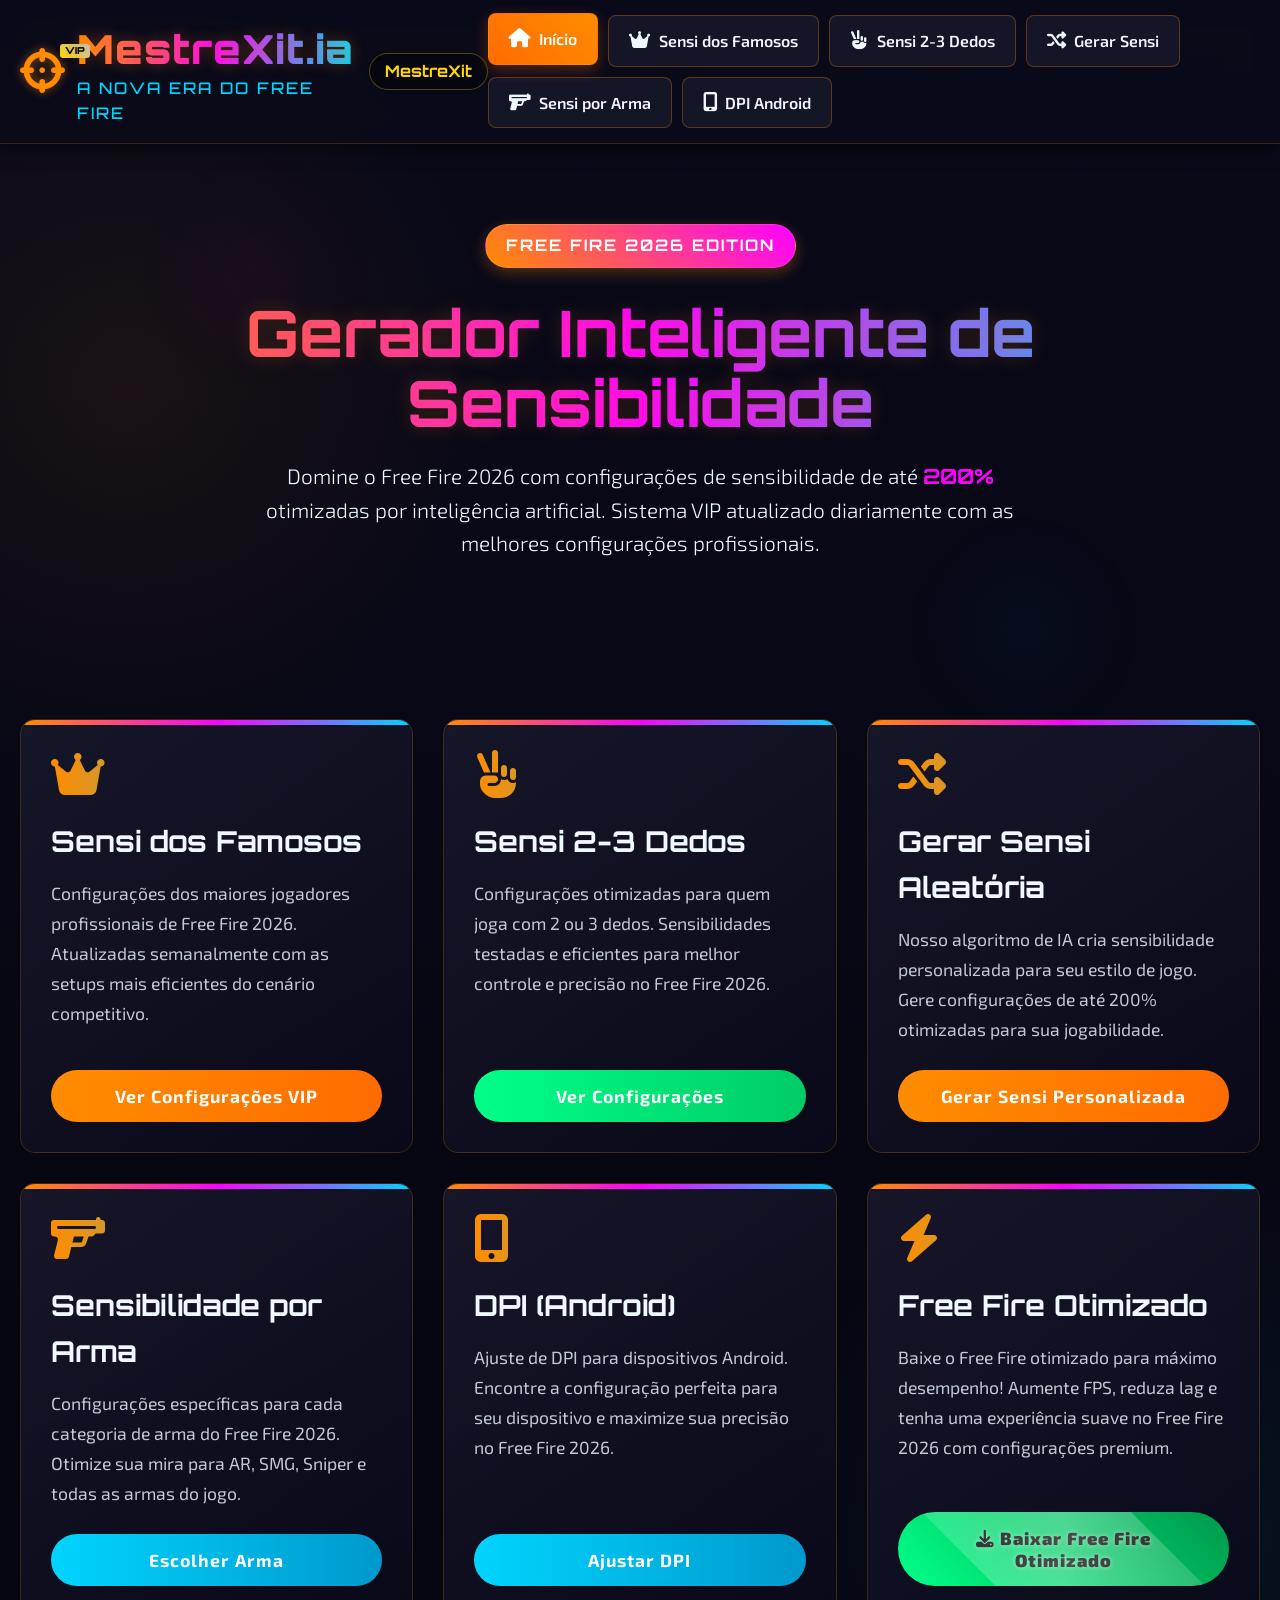
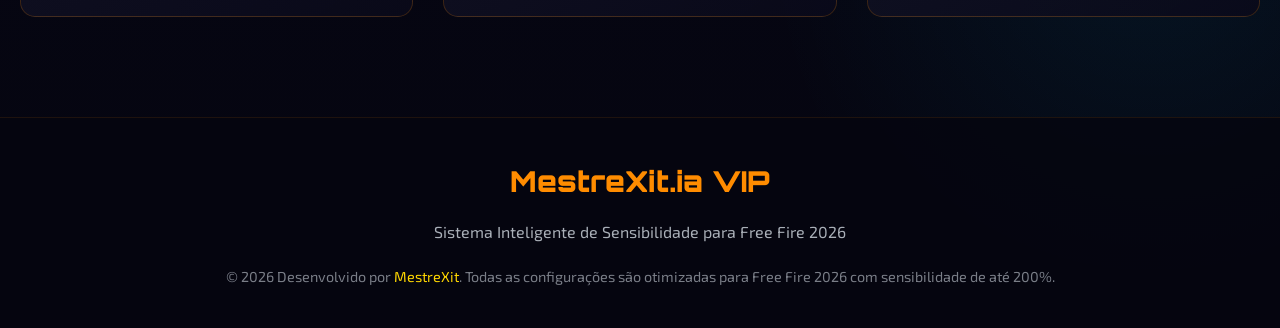
<file: index.html.html>
<!DOCTYPE html>
<html lang="pt-BR">
<head>
    <meta charset="UTF-8">
    <meta name="viewport" content="width=device-width, initial-scale=1.0">
    <title>MestreXit.ia VIP | A Nova Era do Free Fire 2026</title>
    <link rel="stylesheet" href="https://cdnjs.cloudflare.com/ajax/libs/font-awesome/6.4.0/css/all.min.css">
    <link href="https://fonts.googleapis.com/css2?family=Orbitron:wght@400;500;600;700;800;900&family=Oxanium:wght@300;400;500;600;700;800&family=Exo+2:wght@300;400;500;600;700&display=swap" rel="stylesheet">
    <style>
        * {
            margin: 0;
            padding: 0;
            box-sizing: border-box;
        }
        
        :root {
            --primary: #ff8c00;
            --primary-dark: #ff6b00;
            --secondary: #00d4ff;
            --secondary-dark: #0099cc;
            --accent: #ff00ff;
            --accent-dark: #cc00cc;
            --dark: #0a0a1a;
            --darker: #050510;
            --dark-light: #1a1a2e;
            --light: #f0f8ff;
            --gold: #ffd700;
            --silver: #c0c0c0;
            --bronze: #cd7f32;
            --success: #00ff9d;
            --danger: #ff3860;
            --green: #00ff88;
            --download: #00ff88;
            --capa: #ff4444;
            --controle: #44ff44;
        }
        
        body {
            font-family: 'Exo 2', sans-serif;
            background-color: var(--darker);
            color: var(--light);
            line-height: 1.6;
            overflow-x: hidden;
            background-image: 
                radial-gradient(circle at 10% 20%, rgba(255, 140, 0, 0.07) 0%, transparent 20%),
                radial-gradient(circle at 90% 80%, rgba(0, 212, 255, 0.07) 0%, transparent 20%),
                linear-gradient(to bottom, rgba(10, 10, 26, 0.9), rgba(5, 5, 16, 0.95)),
                url('data:image/svg+xml,<svg width="100" height="100" viewBox="0 0 100 100" xmlns="http://www.w3.org/2000/svg"><path d="M0,0 L100,0 L100,100 Z" fill="%23000a2a" opacity="0.1"/></svg>');
            min-height: 100vh;
            position: relative;
        }
        
        body::before {
            content: '';
            position: fixed;
            top: 0;
            left: 0;
            width: 100%;
            height: 100%;
            background-image: 
                radial-gradient(circle at 20% 30%, rgba(255, 0, 255, 0.03) 0%, transparent 10%),
                radial-gradient(circle at 80% 70%, rgba(0, 212, 255, 0.03) 0%, transparent 10%);
            pointer-events: none;
            z-index: -1;
        }
        
        .container {
            max-width: 1300px;
            margin: 0 auto;
            padding: 0 20px;
        }
        
        /* Header VIP */
        header {
            padding: 15px 0;
            position: relative;
            z-index: 100;
            background-color: rgba(10, 10, 26, 0.9);
            backdrop-filter: blur(10px);
            border-bottom: 1px solid rgba(255, 140, 0, 0.2);
            box-shadow: 0 5px 15px rgba(0, 0, 0, 0.5);
        }
        
        .header-content {
            display: flex;
            align-items: center;
            justify-content: space-between;
        }
        
        .logo-container {
            display: flex;
            align-items: center;
            gap: 15px;
        }
        
        .logo {
            display: flex;
            align-items: center;
            gap: 12px;
            text-decoration: none;
        }
        
        .logo-icon {
            color: var(--primary);
            font-size: 2.8rem;
            text-shadow: 0 0 10px rgba(255, 140, 0, 0.5);
            position: relative;
        }
        
        .logo-icon::after {
            content: 'VIP';
            position: absolute;
            top: -5px;
            right: -25px;
            background: linear-gradient(45deg, var(--gold), var(--silver));
            color: #000;
            font-size: 0.6rem;
            font-weight: 900;
            padding: 2px 5px;
            border-radius: 3px;
            font-family: 'Orbitron', sans-serif;
        }
        
        .logo-text {
            font-family: 'Orbitron', sans-serif;
            font-size: 2.5rem;
            font-weight: 900;
            background: linear-gradient(to right, var(--primary), var(--accent), var(--secondary));
            -webkit-background-clip: text;
            background-clip: text;
            color: transparent;
            letter-spacing: 1px;
            text-shadow: 0 0 15px rgba(255, 140, 0, 0.3);
        }
        
        .tagline {
            font-size: 1rem;
            color: var(--secondary);
            font-weight: 500;
            letter-spacing: 2px;
            text-transform: uppercase;
            margin-top: -5px;
            font-family: 'Orbitron', sans-serif;
        }
        
        .user-credit {
            color: var(--gold);
            font-size: 1rem;
            font-weight: 700;
            font-family: 'Orbitron', sans-serif;
            background: rgba(0, 0, 0, 0.3);
            padding: 5px 15px;
            border-radius: 20px;
            border: 1px solid rgba(255, 215, 0, 0.3);
        }
        
        /* Navigation */
        nav {
            display: flex;
            gap: 10px;
            flex-wrap: wrap;
        }
        
        .nav-btn {
            background: rgba(26, 26, 46, 0.8);
            color: var(--light);
            border: 1px solid rgba(255, 140, 0, 0.3);
            padding: 12px 20px;
            border-radius: 8px;
            cursor: pointer;
            font-weight: 600;
            font-family: 'Exo 2', sans-serif;
            transition: all 0.3s ease;
            display: flex;
            align-items: center;
            gap: 8px;
            text-decoration: none;
            white-space: nowrap;
        }
        
        .nav-btn:hover, .nav-btn.active {
            background: linear-gradient(45deg, var(--primary-dark), var(--primary));
            color: white;
            transform: translateY(-2px);
            box-shadow: 0 5px 15px rgba(255, 107, 0, 0.3);
            border-color: transparent;
        }
        
        .nav-btn i {
            font-size: 1.2rem;
        }
        
        /* Page Content */
        .page {
            display: none;
            opacity: 0;
            transform: translateY(20px);
            transition: opacity 0.5s ease, transform 0.5s ease;
            min-height: 70vh;
            padding: 40px 0;
        }
        
        .page.active {
            display: block;
            opacity: 1;
            transform: translateY(0);
        }
        
        /* Home Page */
        .hero {
            text-align: center;
            padding: 40px 0 60px;
        }
        
        .hero h1 {
            font-family: 'Orbitron', sans-serif;
            font-size: 4rem;
            margin-bottom: 20px;
            background: linear-gradient(to right, var(--primary), var(--accent), var(--secondary));
            -webkit-background-clip: text;
            background-clip: text;
            color: transparent;
            line-height: 1.1;
            text-shadow: 0 0 20px rgba(255, 140, 0, 0.2);
        }
        
        .hero p {
            color: var(--light);
            font-size: 1.3rem;
            max-width: 800px;
            margin: 0 auto 50px;
            font-weight: 300;
        }
        
        .year-badge {
            display: inline-block;
            background: linear-gradient(45deg, var(--primary), var(--accent));
            color: white;
            font-family: 'Orbitron', sans-serif;
            font-weight: 700;
            padding: 8px 20px;
            border-radius: 30px;
            margin-bottom: 30px;
            letter-spacing: 2px;
            box-shadow: 0 5px 15px rgba(255, 140, 0, 0.3);
            border: 1px solid rgba(255, 255, 255, 0.1);
        }
        
        .features-grid {
            display: grid;
            grid-template-columns: repeat(auto-fit, minmax(300px, 1fr));
            gap: 30px;
            margin-top: 50px;
        }
        
        .feature-card {
            background: linear-gradient(145deg, rgba(26, 26, 46, 0.8), rgba(10, 10, 26, 0.9));
            border-radius: 15px;
            padding: 30px;
            transition: all 0.4s ease;
            position: relative;
            overflow: hidden;
            border: 1px solid rgba(255, 140, 0, 0.2);
            height: 100%;
            display: flex;
            flex-direction: column;
        }
        
        .feature-card::before {
            content: '';
            position: absolute;
            top: 0;
            left: 0;
            width: 100%;
            height: 5px;
            background: linear-gradient(to right, var(--primary), var(--accent), var(--secondary));
        }
        
        .feature-card:hover {
            transform: translateY(-10px);
            box-shadow: 0 15px 30px rgba(0, 0, 0, 0.4), 0 0 0 1px rgba(255, 140, 0, 0.1);
            border-color: rgba(255, 140, 0, 0.4);
        }
        
        .card-icon {
            font-size: 3rem;
            background: linear-gradient(to right, var(--primary), var(--secondary));
            -webkit-background-clip: text;
            background-clip: text;
            color: transparent;
            margin-bottom: 20px;
        }
        
        .card-title {
            font-family: 'Orbitron', sans-serif;
            font-size: 1.8rem;
            margin-bottom: 15px;
            color: var(--light);
        }
        
        .card-description {
            color: rgba(240, 248, 255, 0.8);
            margin-bottom: 25px;
            flex-grow: 1;
            font-size: 1.1rem;
            line-height: 1.7;
        }
        
        .card-btn {
            display: inline-block;
            background: linear-gradient(to right, var(--primary), var(--primary-dark));
            color: white;
            border: none;
            padding: 15px 30px;
            border-radius: 50px;
            font-weight: 700;
            cursor: pointer;
            transition: all 0.3s ease;
            text-align: center;
            text-decoration: none;
            font-family: 'Exo 2', sans-serif;
            letter-spacing: 1px;
            font-size: 1.1rem;
            width: 100%;
        }
        
        .card-btn:hover {
            transform: scale(1.05);
            box-shadow: 0 8px 20px rgba(255, 107, 0, 0.4);
            background: linear-gradient(to right, var(--primary-dark), var(--primary));
        }
        
        .card-btn.secondary {
            background: linear-gradient(to right, var(--secondary), var(--secondary-dark));
        }
        
        .card-btn.secondary:hover {
            background: linear-gradient(to right, var(--secondary-dark), var(--secondary));
            box-shadow: 0 8px 20px rgba(0, 212, 255, 0.4);
        }
        
        .card-btn.green {
            background: linear-gradient(to right, var(--green), #00cc66);
        }
        
        .card-btn.green:hover {
            background: linear-gradient(to right, #00cc66, var(--green));
            box-shadow: 0 8px 20px rgba(0, 255, 136, 0.4);
        }
        
        .card-btn.download {
            background: linear-gradient(45deg, #00ff88, #00cc66, #00994d);
            color: #000;
            font-weight: 900;
            text-shadow: 0 0 5px rgba(255, 255, 255, 0.5);
            position: relative;
            overflow: hidden;
        }
        
        .card-btn.download::before {
            content: '';
            position: absolute;
            top: -50%;
            left: -50%;
            width: 200%;
            height: 200%;
            background: linear-gradient(45deg, transparent, rgba(255, 255, 255, 0.3), transparent);
            transform: rotate(45deg);
            animation: shine 3s infinite linear;
        }
        
        @keyframes shine {
            0% { transform: translateX(-100%) translateY(-100%) rotate(45deg); }
            100% { transform: translateX(100%) translateY(100%) rotate(45deg); }
        }
        
        .card-btn.download:hover {
            background: linear-gradient(45deg, #00ff99, #00dd77, #00bb55);
            transform: scale(1.05);
            box-shadow: 0 8px 25px rgba(0, 255, 136, 0.5);
        }
        
        /* Settings Display */
        .settings-container {
            background: linear-gradient(145deg, rgba(26, 26, 46, 0.9), rgba(10, 10, 26, 0.95));
            border-radius: 20px;
            padding: 40px;
            margin-top: 30px;
            margin-bottom: 60px;
            border: 1px solid rgba(255, 140, 0, 0.3);
            box-shadow: 0 15px 35px rgba(0, 0, 0, 0.5);
            position: relative;
            overflow: hidden;
        }
        
        .settings-container::before {
            content: '';
            position: absolute;
            top: 0;
            left: 0;
            width: 100%;
            height: 100%;
            background: linear-gradient(45deg, transparent, rgba(255, 140, 0, 0.03), transparent);
            z-index: 0;
        }
        
        .settings-title {
            font-family: 'Orbitron', sans-serif;
            font-size: 2.5rem;
            margin-bottom: 30px;
            background: linear-gradient(to right, var(--primary), var(--secondary));
            -webkit-background-clip: text;
            background-clip: text;
            color: transparent;
            display: flex;
            align-items: center;
            gap: 15px;
            position: relative;
            z-index: 1;
        }
        
        .settings-title i {
            font-size: 2.2rem;
        }
        
        .settings-grid {
            display: grid;
            grid-template-columns: repeat(auto-fit, minmax(220px, 1fr));
            gap: 25px;
            margin-bottom: 40px;
            position: relative;
            z-index: 1;
        }
        
        .setting-item {
            background: rgba(5, 5, 16, 0.7);
            padding: 20px;
            border-radius: 12px;
            border: 1px solid rgba(255, 140, 0, 0.1);
            transition: all 0.3s ease;
        }
        
        .setting-item:hover {
            transform: translateY(-5px);
            border-color: rgba(255, 140, 0, 0.3);
            box-shadow: 0 10px 20px rgba(0, 0, 0, 0.3);
        }
        
        .setting-label {
            color: var(--secondary);
            font-size: 1rem;
            margin-bottom: 10px;
            font-weight: 500;
            text-transform: uppercase;
            letter-spacing: 1px;
        }
        
        .setting-value {
            font-size: 2.5rem;
            font-weight: 900;
            color: var(--light);
            font-family: 'Orbitron', sans-serif;
            text-shadow: 0 0 10px rgba(255, 140, 0, 0.3);
        }
        
        .setting-unit {
            color: var(--primary);
            font-size: 1.2rem;
            margin-left: 5px;
            font-weight: 700;
        }
        
        .settings-actions {
            display: flex;
            gap: 20px;
            flex-wrap: wrap;
            position: relative;
            z-index: 1;
        }
        
        .copy-btn {
            background: linear-gradient(to right, var(--secondary), var(--secondary-dark));
        }
        
        .reset-btn {
            background: linear-gradient(to right, #555, #333);
        }
        
        /* Filter Buttons */
        .filter-container {
            display: flex;
            gap: 15px;
            margin-bottom: 30px;
            flex-wrap: wrap;
            position: relative;
            z-index: 1;
        }
        
        .filter-btn {
            background: rgba(26, 26, 46, 0.8);
            color: var(--light);
            border: 1px solid rgba(255, 140, 0, 0.3);
            padding: 10px 20px;
            border-radius: 25px;
            cursor: pointer;
            font-weight: 600;
            transition: all 0.3s ease;
            font-size: 0.9rem;
        }
        
        .filter-btn:hover, .filter-btn.active {
            transform: translateY(-2px);
            box-shadow: 0 5px 15px rgba(255, 107, 0, 0.3);
        }
        
        .filter-btn.capa {
            background: linear-gradient(45deg, var(--capa), #ff0000);
        }
        
        .filter-btn.controle {
            background: linear-gradient(45deg, var(--controle), #00aa00);
        }
        
        .filter-btn.todos {
            background: linear-gradient(45deg, var(--primary), var(--primary-dark));
        }
        
        /* Selection Grids */
        .selection-grid {
            display: grid;
            grid-template-columns: repeat(auto-fit, minmax(200px, 1fr));
            gap: 20px;
            margin-bottom: 40px;
            position: relative;
            z-index: 1;
        }
        
        .selection-card {
            background: rgba(5, 5, 16, 0.7);
            padding: 25px 15px;
            border-radius: 12px;
            border: 1px solid rgba(255, 140, 0, 0.1);
            transition: all 0.3s ease;
            cursor: pointer;
            text-align: center;
            display: flex;
            flex-direction: column;
            align-items: center;
            justify-content: center;
            position: relative;
        }
        
        .selection-card:hover {
            transform: translateY(-8px);
            border-color: rgba(255, 140, 0, 0.4);
            box-shadow: 0 10px 25px rgba(0, 0, 0, 0.4);
            background: rgba(26, 26, 46, 0.8);
        }
        
        .selection-card.active {
            background: rgba(255, 140, 0, 0.1);
            border-color: var(--primary);
            box-shadow: 0 0 20px rgba(255, 140, 0, 0.2);
        }
        
        .selection-icon {
            font-size: 2.5rem;
            color: var(--primary);
            margin-bottom: 15px;
        }
        
        .selection-name {
            font-family: 'Orbitron', sans-serif;
            font-size: 1.5rem;
            color: var(--light);
            margin-bottom: 10px;
        }
        
        .selection-desc {
            color: rgba(240, 248, 255, 0.7);
            font-size: 0.9rem;
        }
        
        .player-tag {
            position: absolute;
            top: 10px;
            right: 10px;
            font-size: 0.7rem;
            padding: 3px 8px;
            border-radius: 10px;
            font-weight: bold;
            color: white;
        }
        
        .tag-capa {
            background: var(--capa);
        }
        
        .tag-controle {
            background: var(--controle);
            color: #000;
        }
        
        /* Footer */
        footer {
            text-align: center;
            padding: 40px 0;
            border-top: 1px solid rgba(255, 140, 0, 0.1);
            color: rgba(240, 248, 255, 0.7);
            font-size: 1rem;
            background-color: rgba(5, 5, 16, 0.8);
            margin-top: 60px;
        }
        
        .footer-logo {
            font-family: 'Orbitron', sans-serif;
            font-weight: 900;
            color: var(--primary);
            font-size: 1.8rem;
            margin-bottom: 15px;
        }
        
        .copyright {
            margin-top: 20px;
            font-size: 0.9rem;
            color: rgba(240, 248, 255, 0.5);
        }
        
        .ff2026 {
            color: var(--accent);
            font-weight: 700;
            font-family: 'Orbitron', sans-serif;
        }
        
        /* Notification */
        .notification {
            position: fixed;
            top: 30px;
            right: 30px;
            background: linear-gradient(to right, var(--success), #00cc88);
            color: #000;
            padding: 18px 30px;
            border-radius: 12px;
            box-shadow: 0 10px 25px rgba(0, 0, 0, 0.3);
            display: none;
            z-index: 1000;
            animation: slideIn 0.4s ease;
            font-weight: 700;
            border: 1px solid rgba(0, 255, 157, 0.3);
            max-width: 350px;
        }
        
        @keyframes slideIn {
            from { transform: translateX(100%); opacity: 0; }
            to { transform: translateX(0); opacity: 1; }
        }
        
        .notification.error {
            background: linear-gradient(to right, var(--danger), #ff1a4d);
            color: white;
        }
        
        /* Back to Home Button */
        .back-home {
            display: inline-flex;
            align-items: center;
            gap: 10px;
            background: rgba(26, 26, 46, 0.8);
            color: var(--light);
            border: 1px solid rgba(255, 140, 0, 0.3);
            padding: 12px 25px;
            border-radius: 8px;
            cursor: pointer;
            font-weight: 600;
            font-family: 'Exo 2', sans-serif;
            transition: all 0.3s ease;
            text-decoration: none;
            margin-bottom: 30px;
        }
        
        .back-home:hover {
            background: linear-gradient(45deg, var(--primary-dark), var(--primary));
            transform: translateY(-2px);
            box-shadow: 0 5px 15px rgba(255, 107, 0, 0.3);
        }
        
        /* Responsive */
        @media (max-width: 1100px) {
            .header-content {
                flex-direction: column;
                gap: 20px;
            }
            
            nav {
                width: 100%;
                justify-content: center;
                flex-wrap: wrap;
            }
            
            .hero h1 {
                font-size: 3rem;
            }
        }
        
        @media (max-width: 768px) {
            .hero h1 {
                font-size: 2.5rem;
            }
            
            .logo-text {
                font-size: 2rem;
            }
            
            .features-grid {
                grid-template-columns: 1fr;
            }
            
            .settings-grid {
                grid-template-columns: repeat(2, 1fr);
            }
            
            .selection-grid {
                grid-template-columns: repeat(2, 1fr);
            }
            
            .settings-actions {
                flex-direction: column;
            }
            
            .settings-container {
                padding: 25px;
            }
            
            .nav-btn {
                padding: 10px 15px;
                font-size: 0.85rem;
            }
            
            .filter-container {
                justify-content: center;
            }
        }
        
        @media (max-width: 480px) {
            .settings-grid, .selection-grid {
                grid-template-columns: 1fr;
            }
            
            .nav-btn {
                padding: 8px 12px;
                font-size: 0.8rem;
            }
            
            .hero h1 {
                font-size: 2rem;
            }
            
            .settings-title {
                font-size: 2rem;
            }
        }
    </style>
</head>
<body>
    <!-- Header -->
    <header>
        <div class="container">
            <div class="header-content">
                <div class="logo-container">
                    <a href="#" class="logo" id="homeLink">
                        <i class="fas fa-crosshairs logo-icon"></i>
                        <div>
                            <div class="logo-text">MestreXit.ia</div>
                            <div class="tagline">A NOVA ERA DO FREE FIRE</div>
                        </div>
                    </a>
                    <div class="user-credit">MestreXit</div>
                </div>
                
                <nav>
                    <a href="#" class="nav-btn active" id="homeBtn">
                        <i class="fas fa-home"></i> Início
                    </a>
                    <a href="#" class="nav-btn" id="proBtn">
                        <i class="fas fa-crown"></i> Sensi dos Famosos
                    </a>
                    <a href="#" class="nav-btn" id="twoThreeBtn">
                        <i class="fas fa-hand-peace"></i> Sensi 2-3 Dedos
                    </a>
                    <a href="#" class="nav-btn" id="randomBtn">
                        <i class="fas fa-random"></i> Gerar Sensi
                    </a>
                    <a href="#" class="nav-btn" id="weaponBtn">
                        <i class="fas fa-gun"></i> Sensi por Arma
                    </a>
                    <a href="#" class="nav-btn" id="dpiBtn">
                        <i class="fas fa-mobile-alt"></i> DPI Android
                    </a>
                </nav>
            </div>
        </div>
    </header>
    
    <!-- Pages -->
    <main class="container">
        <!-- Home Page -->
        <div class="page active" id="homePage">
            <section class="hero">
                <div class="year-badge">FREE FIRE 2026 EDITION</div>
                <h1>Gerador Inteligente de Sensibilidade</h1>
                <p>Domine o Free Fire 2026 com configurações de sensibilidade de até <span class="ff2026">200%</span> otimizadas por inteligência artificial. Sistema VIP atualizado diariamente com as melhores configurações profissionais.</p>
            </section>
            
            <section class="features-grid">
                <!-- Sensi dos Famosos -->
                <div class="feature-card">
                    <i class="fas fa-crown card-icon"></i>
                    <h3 class="card-title">Sensi dos Famosos</h3>
                    <p class="card-description">Configurações dos maiores jogadores profissionais de Free Fire 2026. Atualizadas semanalmente com as setups mais eficientes do cenário competitivo.</p>
                    <button class="card-btn" id="homeProBtn">Ver Configurações VIP</button>
                </div>
                
                <!-- Sensi 2-3 Dedos -->
                <div class="feature-card">
                    <i class="fas fa-hand-peace card-icon"></i>
                    <h3 class="card-title">Sensi 2-3 Dedos</h3>
                    <p class="card-description">Configurações otimizadas para quem joga com 2 ou 3 dedos. Sensibilidades testadas e eficientes para melhor controle e precisão no Free Fire 2026.</p>
                    <button class="card-btn green" id="homeTwoThreeBtn">Ver Configurações</button>
                </div>
                
                <!-- Gerar Sensi Aleatória -->
                <div class="feature-card">
                    <i class="fas fa-random card-icon"></i>
                    <h3 class="card-title">Gerar Sensi Aleatória</h3>
                    <p class="card-description">Nosso algoritmo de IA cria sensibilidade personalizada para seu estilo de jogo. Gere configurações de até 200% otimizadas para sua jogabilidade.</p>
                    <button class="card-btn" id="homeRandomBtn">Gerar Sensi Personalizada</button>
                </div>
                
                <!-- Sensibilidade por Arma -->
                <div class="feature-card">
                    <i class="fas fa-gun card-icon"></i>
                    <h3 class="card-title">Sensibilidade por Arma</h3>
                    <p class="card-description">Configurações específicas para cada categoria de arma do Free Fire 2026. Otimize sua mira para AR, SMG, Sniper e todas as armas do jogo.</p>
                    <button class="card-btn secondary" id="homeWeaponBtn">Escolher Arma</button>
                </div>
                
                <!-- DPI (Android) -->
                <div class="feature-card">
                    <i class="fas fa-mobile-alt card-icon"></i>
                    <h3 class="card-title">DPI (Android)</h3>
                    <p class="card-description">Ajuste de DPI para dispositivos Android. Encontre a configuração perfeita para seu dispositivo e maximize sua precisão no Free Fire 2026.</p>
                    <button class="card-btn secondary" id="homeDpiBtn">Ajustar DPI</button>
                </div>
                
                <!-- FREE FIRE OTIMIZADO -->
                <div class="feature-card">
                    <i class="fas fa-bolt card-icon"></i>
                    <h3 class="card-title">Free Fire Otimizado</h3>
                    <p class="card-description">Baixe o Free Fire otimizado para máximo desempenho! Aumente FPS, reduza lag e tenha uma experiência suave no Free Fire 2026 com configurações premium.</p>
                    <button class="card-btn download" id="downloadFfOtimizado">
                        <i class="fas fa-download"></i> Baixar Free Fire Otimizado
                    </button>
                </div>
            </section>
        </div>
        
        <!-- Pro Settings Page -->
        <div class="page" id="proPage">
            <a href="#" class="back-home" id="backFromPro">
                <i class="fas fa-arrow-left"></i> Voltar para o Início
            </a>
            
            <div class="settings-container">
                <h2 class="settings-title"><i class="fas fa-crown"></i> Sensi dos Famosos 2026</h2>
                <p style="color: rgba(240, 248, 255, 0.8); margin-bottom: 30px; font-size: 1.2rem; position: relative; z-index: 1;">Escolha um jogador profissional para ver suas configurações otimizadas para o Free Fire 2026.</p>
                
                <!-- Filter Buttons -->
                <div class="filter-container">
                    <button class="filter-btn todos active" data-filter="todos">Todos</button>
                    <button class="filter-btn capa" data-filter="capa">+ Capa (Agressivo)</button>
                    <button class="filter-btn controle" data-filter="controle">+ Controle (Precisão)</button>
                </div>
                
                <div class="selection-grid" id="proSelectionGrid">
                    <!-- Pro players will be dynamically inserted here -->
                </div>
                
                <div id="proSettingsDisplay">
                    <!-- Pro settings will be dynamically inserted here -->
                </div>
            </div>
        </div>
        
        <!-- 2-3 Dedos Settings Page -->
        <div class="page" id="twoThreePage">
            <a href="#" class="back-home" id="backFromTwoThree">
                <i class="fas fa-arrow-left"></i> Voltar para o Início
            </a>
            
            <div class="settings-container">
                <h2 class="settings-title"><i class="fas fa-hand-peace"></i> Sensibilidade 2-3 Dedos</h2>
                <p style="color: rgba(240, 248, 255, 0.8); margin-bottom: 30px; font-size: 1.2rem; position: relative; z-index: 1;">Configurações otimizadas para jogadores que usam 2 ou 3 dedos no Free Fire 2026. Sensibilidades testadas e eficientes.</p>
                
                <div class="selection-grid" id="twoThreeSelectionGrid">
                    <!-- 2-3 dedos options will be dynamically inserted here -->
                </div>
                
                <div id="twoThreeSettingsDisplay">
                    <!-- 2-3 dedos settings will be dynamically inserted here -->
                </div>
            </div>
        </div>
        
        <!-- Random Settings Page -->
        <div class="page" id="randomPage">
            <a href="#" class="back-home" id="backFromRandom">
                <i class="fas fa-arrow-left"></i> Voltar para o Início
            </a>
            
            <div class="settings-container">
                <h2 class="settings-title"><i class="fas fa-random"></i> Gerar Sensi Aleatória</h2>
                <p style="color: rgba(240, 248, 255, 0.8); margin-bottom: 30px; font-size: 1.2rem; position: relative; z-index: 1;">Clique no botão abaixo para gerar uma sensibilidade personalizada com nosso algoritmo de IA.</p>
                
                <div style="text-align: center; margin-bottom: 40px; position: relative; z-index: 1;">
                    <button class="card-btn" id="generateRandomBtn" style="font-size: 1.3rem; padding: 20px 50px;">
                        <i class="fas fa-magic"></i> Gerar Sensi Aleatória
                    </button>
                </div>
                
                <div id="randomSettingsDisplay">
                    <!-- Random settings will be dynamically inserted here -->
                </div>
            </div>
        </div>
        
        <!-- Weapon Settings Page -->
        <div class="page" id="weaponPage">
            <a href="#" class="back-home" id="backFromWeapon">
                <i class="fas fa-arrow-left"></i> Voltar para o Início
            </a>
            
            <div class="settings-container">
                <h2 class="settings-title"><i class="fas fa-gun"></i> Sensibilidade por Arma</h2>
                <p style="color: rgba(240, 248, 255, 0.8); margin-bottom: 30px; font-size: 1.2rem; position: relative; z-index: 1;">Selecione o tipo de arma para ver as configurações otimizadas para o Free Fire 2026.</p>
                
                <div class="selection-grid" id="weaponSelectionGrid">
                    <!-- Weapons will be dynamically inserted here -->
                </div>
                
                <div id="weaponSettingsDisplay">
                    <!-- Weapon settings will be dynamically inserted here -->
                </div>
            </div>
        </div>
        
        <!-- DPI Settings Page -->
        <div class="page" id="dpiPage">
            <a href="#" class="back-home" id="backFromDpi">
                <i class="fas fa-arrow-left"></i> Voltar para o Início
            </a>
            
            <div class="settings-container">
                <h2 class="settings-title"><i class="fas fa-mobile-alt"></i> Ajuste de DPI para Android</h2>
                <p style="color: rgba(240, 248, 255, 0.8); margin-bottom: 30px; font-size: 1.2rem; position: relative; z-index: 1;">Selecione seu estilo de jogo para receber recomendações de DPI otimizadas para o Free Fire 2026.</p>
                
                <div class="selection-grid" id="dpiSelectionGrid">
                    <!-- DPI options will be dynamically inserted here -->
                </div>
                
                <div id="dpiSettingsDisplay">
                    <!-- DPI settings will be dynamically inserted here -->
                </div>
            </div>
        </div>
    </main>
    
    <!-- Footer -->
    <footer>
        <div class="container">
            <div class="footer-logo">MestreXit.ia VIP</div>
            <p>Sistema Inteligente de Sensibilidade para Free Fire 2026</p>
            <p class="copyright">© 2026 Desenvolvido por <span style="color: var(--gold);">MestreXit</span>. Todas as configurações são otimizadas para Free Fire 2026 com sensibilidade de até 200%.</p>
        </div>
    </footer>
    
    <!-- Notification -->
    <div class="notification" id="notification">
        <i class="fas fa-check-circle"></i> Configurações copiadas para a área de transferência!
    </div>
    
    <script>
        // Data for the generator - Updated for Free Fire 2026 (up to 200%)
        const proPlayers2026 = {
            "Nobru 2026": { 
                geral: 180, mira: 165, reddot: 155, x2: 145, x4: 130, miraSniper: 110,
                descricao: "Configuração agressiva para jogadas ofensivas",
                dpi: 650, estilo: "Agressivo 4 dedos", categoria: "capa"
            },
            "Cerrato Elite": { 
                geral: 195, mira: 180, reddot: 170, x2: 160, x4: 145, miraSniper: 125,
                descricao: "Alta sensibilidade para rotação rápida",
                dpi: 700, estilo: "Claw avançado", categoria: "capa"
            },
            "Loud Edition": { 
                geral: 170, mira: 150, reddot: 140, x2: 130, x4: 120, miraSniper: 100,
                descricao: "Equilíbrio perfeito entre controle e velocidade",
                dpi: 600, estilo: "Híbrido 3-4 dedos", categoria: "controle"
            },
            "Imperador Pro": { 
                geral: 185, mira: 170, reddot: 160, x2: 150, x4: 135, miraSniper: 115,
                descricao: "Foco em precisão com alta sensibilidade",
                dpi: 680, estilo: "Precisão extrema", categoria: "controle"
            },
            "Nova Geração": { 
                geral: 200, mira: 190, reddot: 180, x2: 170, x4: 155, miraSniper: 140,
                descricao: "Máxima sensibilidade para jogadores experientes",
                dpi: 750, estilo: "Claw profissional", categoria: "capa"
            },
            "DEW Pro 2026": { 
                geral: 175, mira: 160, reddot: 150, x2: 140, x4: 125, miraSniper: 105,
                descricao: "Configuração equilibrada para combate versátil",
                dpi: 620, estilo: "Claw 4 dedos", categoria: "controle"
            },
            "Rai Star Pro": { 
                geral: 190, mira: 175, reddot: 165, x2: 155, x4: 140, miraSniper: 120,
                descricao: "Alta sensibilidade para rotação e mira rápida",
                dpi: 710, estilo: "Agressivo 4 dedos", categoria: "capa"
            },
            "Moshi Elite": { 
                geral: 165, mira: 150, reddot: 140, x2: 130, x4: 115, miraSniper: 95,
                descricao: "Controle preciso para tiros de longa distância",
                dpi: 580, estilo: "Híbrido 3-4 dedos", categoria: "controle"
            },
            "Killer FF": { 
                geral: 200, mira: 185, reddot: 175, x2: 165, x4: 150, miraSniper: 135,
                descricao: "Configuração extrema para jogadas agressivas",
                dpi: 770, estilo: "Claw profissional", categoria: "capa"
            },
            "TheCruz Pro": { 
                geral: 180, mira: 165, reddot: 155, x2: 145, x4: 130, miraSniper: 110,
                descricao: "Estilo equilibrado para suporte e ofensiva",
                dpi: 640, estilo: "Claw 4 dedos", categoria: "controle"
            },
            "Joena 2026": { 
                geral: 170, mira: 155, reddot: 145, x2: 135, x4: 120, miraSniper: 100,
                descricao: "Precisão e controle para combate tático",
                dpi: 600, estilo: "Híbrido 3-4 dedos", categoria: "controle"
            },
            "MT7 Pro": { 
                geral: 185, mira: 170, reddot: 160, x2: 150, x4: 135, miraSniper: 115,
                descricao: "Configuração ofensiva para domínio de área",
                dpi: 660, estilo: "Claw 4 dedos", categoria: "capa"
            },
            "Bops Elite": { 
                geral: 195, mira: 180, reddot: 170, x2: 160, x4: 145, miraSniper: 125,
                descricao: "Alta sensibilidade para jogadas rápidas e precisas",
                dpi: 720, estilo: "Claw avançado", categoria: "capa"
            },
            "But 2026": { 
                geral: 175, mira: 160, reddot: 150, x2: 140, x4: 125, miraSniper: 105,
                descricao: "Configuração versátil para diversos estilos de jogo",
                dpi: 630, estilo: "Claw 4 dedos", categoria: "controle"
            },
            // Novos jogadores famosos adicionados
            "Fantasensi Pro": { 
                geral: 195, mira: 185, reddot: 175, x2: 165, x4: 150, miraSniper: 130,
                descricao: "Configuração extrema para jogadas de capa máxima",
                dpi: 780, estilo: "Claw extremo 5 dedos", categoria: "capa"
            },
            "Cerol Elite": { 
                geral: 190, mira: 180, reddot: 170, x2: 160, x4: 145, miraSniper: 125,
                descricao: "Sensibilidade alta para rush e jogadas rápidas",
                dpi: 750, estilo: "Agressivo 4 dedos", categoria: "capa"
            },
            "Boca de 09 Pro": { 
                geral: 170, mira: 155, reddot: 145, x2: 135, x4: 120, miraSniper: 100,
                descricao: "Configuração equilibrada com foco em precisão",
                dpi: 620, estilo: "Controle 3 dedos", categoria: "controle"
            },
            "Black Pro 2026": { 
                geral: 185, mira: 170, reddot: 160, x2: 150, x4: 135, miraSniper: 115,
                descricao: "Estilo híbrido para jogadas versáteis e precisas",
                dpi: 680, estilo: "Híbrido 4 dedos", categoria: "controle"
            },
            "N4444 Extreme": { 
                geral: 200, mira: 190, reddot: 180, x2: 170, x4: 155, miraSniper: 140,
                descricao: "Configuração máxima para domínio total no combate",
                dpi: 800, estilo: "Claw profissional", categoria: "capa"
            },
            "CJX Pro": { 
                geral: 175, mira: 160, reddot: 150, x2: 140, x4: 125, miraSniper: 105,
                descricao: "Configuração equilibrada para suporte e ofensiva",
                dpi: 630, estilo: "Claw 4 dedos", categoria: "controle"
            },
            "LOUD AYR": { 
                geral: 185, mira: 170, reddot: 160, x2: 150, x4: 135, miraSniper: 115,
                descricao: "Configuração ofensiva para domínio de área",
                dpi: 690, estilo: "Agressivo 4 dedos", categoria: "capa"
            },
            "Foxy Pro": { 
                geral: 165, mira: 150, reddot: 140, x2: 130, x4: 115, miraSniper: 95,
                descricao: "Controle máximo para tiros precisos à distância",
                dpi: 590, estilo: "Precisão 3 dedos", categoria: "controle"
            },
            "Squadra Elite": { 
                geral: 190, mira: 175, reddot: 165, x2: 155, x4: 140, miraSniper: 120,
                descricao: "Alta sensibilidade para jogadas em equipe agressivas",
                dpi: 730, estilo: "Claw 4 dedos", categoria: "capa"
            },
            "Tropa de Elite": { 
                geral: 180, mira: 165, reddot: 155, x2: 145, x4: 130, miraSniper: 110,
                descricao: "Configuração versátil para diversos mapas e modos",
                dpi: 650, estilo: "Híbrido 4 dedos", categoria: "controle"
            },
            "KAKASHI FF": { 
                geral: 195, mira: 180, reddot: 170, x2: 160, x4: 145, miraSniper: 125,
                descricao: "Configuração rápida para jogadas surpresa",
                dpi: 760, estilo: "Claw extremo", categoria: "capa"
            },
            "UNKNOWN PRO": { 
                geral: 185, mira: 170, reddot: 160, x2: 150, x4: 135, miraSniper: 115,
                descricao: "Configuração misteriosa com desempenho máximo",
                dpi: 700, estilo: "Claw avançado", categoria: "capa"
            }
        };
        
        const twoThreeSettings2026 = {
            "Leve (2 dedos)": { 
                geral: 160, mira: 145, reddot: 135, x2: 125, x4: 110, miraSniper: 90,
                descricao: "Ideal para iniciantes que jogam com 2 dedos",
                dpi: 400, recomendacao: "Perfeito para controle total e precisão",
                categoria: "controle"
            },
            "Médio (2-3 dedos)": { 
                geral: 175, mira: 160, reddot: 150, x2: 140, x4: 125, miraSniper: 105,
                descricao: "Equilíbrio perfeito para jogadores intermediários",
                dpi: 550, recomendacao: "Oferece boa rotação com controle",
                categoria: "controle"
            },
            "Avançado (3 dedos)": { 
                geral: 185, mira: 170, reddot: 160, x2: 150, x4: 135, miraSniper: 115,
                descricao: "Para jogadores que dominam 3 dedos",
                dpi: 650, recomendacao: "Rotações rápidas mantendo precisão",
                categoria: "capa"
            },
            "Agressivo (2-3 dedos)": { 
                geral: 195, mira: 180, reddot: 170, x2: 160, x4: 145, miraSniper: 125,
                descricao: "Alta sensibilidade para jogadas ofensivas",
                dpi: 700, recomendacao: "Ideal para rush e combate próximo",
                categoria: "capa"
            },
            "Precisão (3 dedos)": { 
                geral: 170, mira: 155, reddot: 145, x2: 135, x4: 120, miraSniper: 100,
                descricao: "Foco em precisão para tiros de longa distância",
                dpi: 600, recomendacao: "Controle máximo para snipers",
                categoria: "controle"
            }
        };
        
        const weapons2026 = {
            "AR (Assalto)": { 
                geral: 175, mira: 160, reddot: 150, x2: 140, x4: 130, miraSniper: 110,
                descricao: "Otimizado para rifles de assalto como AK47, M4A1, SCAR",
                recomendacao: "Ideal para combate médio-longo alcance"
            },
            "SMG (Submetralhadora)": { 
                geral: 190, mira: 175, reddot: 165, x2: 155, x4: 140, miraSniper: 120,
                descricao: "Perfeito para MP40, P90, Thompson em combate curto",
                recomendacao: "Alta sensibilidade para movimentos rápidos"
            },
            "Sniper": { 
                geral: 150, mira: 130, reddot: 120, x2: 110, x4: 100, miraSniper: 85,
                descricao: "Configuração de precisão para AWM, Kar98k, M82B",
                recomendacao: "Baixa sensibilidade para precisão extrema"
            },
            "Shotgun (Escopeta)": { 
                geral: 200, mira: 185, reddot: 175, x2: 165, x4: 150, miraSniper: 130,
                descricao: "Máxima sensibilidade para M1014, SPAS12, M1887",
                recomendacao: "Para combate corpo a corpo agressivo"
            },
            "Pistola": { 
                geral: 185, mira: 170, reddot: 160, x2: 150, x4: 135, miraSniper: 115,
                descricao: "Otimizado para Desert Eagle, M500, G18",
                recomendacao: "Controle rápido em situações de emergência"
            },
            "LMG (Metralhadora)": { 
                geral: 165, mira: 150, reddot: 140, x2: 130, x4: 120, miraSniper: 105,
                descricao: "Para M60, M249, MG3 com controle de recuo",
                recomendacao: "Sensibilidade média para controle sustentado"
            }
        };
        
        const dpiSettings2026 = {
            "Baixo (1-2 dedos)": { 
                dpi: 400, sensibilidadeGeral: 180, 
                descricao: "Ideal para iniciantes ou jogadores que usam 1-2 dedos",
                recomendacao: "Oferece maior controle para movimentos básicos"
            },
            "Médio (2-3 dedos)": { 
                dpi: 550, sensibilidadeGeral: 165, 
                descricao: "Perfeito para jogadores intermediários com 2-3 dedos",
                recomendacao: "Equilíbrio entre controle e velocidade de rotação"
            },
            "Alto (4 dedos)": { 
                dpi: 700, sensibilidadeGeral: 150, 
                descricao: "Otimizado para jogadores avançados com 4 dedos",
                recomendacao: "Permite rotações rápidas mantendo precisão"
            },
            "Claw (4+ dedos)": { 
                dpi: 850, sensibilidadeGeral: 135, 
                descricao: "Configuração profissional para claw avançado",
                recomendacao: "Máximo controle com movimentos complexos"
            },
            "Extremo (Pro)": { 
                dpi: 1000, sensibilidadeGeral: 120, 
                descricao: "Para jogadores profissionais que exigem precisão extrema",
                recomendacao: "DPI máximo com sensibilidade ajustada para precisão"
            }
        };
        
        // DOM Elements
        const pages = {
            home: document.getElementById('homePage'),
            pro: document.getElementById('proPage'),
            twoThree: document.getElementById('twoThreePage'),
            random: document.getElementById('randomPage'),
            weapon: document.getElementById('weaponPage'),
            dpi: document.getElementById('dpiPage')
        };
        
        const navButtons = {
            home: document.getElementById('homeBtn'),
            pro: document.getElementById('proBtn'),
            twoThree: document.getElementById('twoThreeBtn'),
            random: document.getElementById('randomBtn'),
            weapon: document.getElementById('weaponBtn'),
            dpi: document.getElementById('dpiBtn')
        };
        
        const homeButtons = {
            pro: document.getElementById('homeProBtn'),
            twoThree: document.getElementById('homeTwoThreeBtn'),
            random: document.getElementById('homeRandomBtn'),
            weapon: document.getElementById('homeWeaponBtn'),
            dpi: document.getElementById('homeDpiBtn'),
            download: document.getElementById('downloadFfOtimizado')
        };
        
        const backButtons = {
            pro: document.getElementById('backFromPro'),
            twoThree: document.getElementById('backFromTwoThree'),
            random: document.getElementById('backFromRandom'),
            weapon: document.getElementById('backFromWeapon'),
            dpi: document.getElementById('backFromDpi')
        };
        
        const notification = document.getElementById('notification');
        let currentPage = 'home';
        let currentSettings = {};
        let currentType = "";
        let currentFilter = "todos";
        
        // Initialize the page
        function init() {
            // Set up navigation
            setupNavigation();
            
            // Set up home page buttons
            setupHomeButtons();
            
            // Set up back buttons
            setupBackButtons();
            
            // Initialize pro players page
            initProPage();
            
            // Initialize 2-3 dedos page
            initTwoThreePage();
            
            // Initialize random page
            initRandomPage();
            
            // Initialize weapon page
            initWeaponPage();
            
            // Initialize DPI page
            initDpiPage();
            
            // Generate initial random settings
            generateRandomSettings();
            
            // Set up download button
            document.getElementById('downloadFfOtimizado').addEventListener('click', function() {
                window.open('https://www.mediafire.com/file/iqoramsybunb8gw/Free_fire_otimizado.zip/file', '_blank');
            });
            
            // Setup filter buttons
            setupFilterButtons();
        }
        
        function setupNavigation() {
            // Navigation buttons
            navButtons.home.addEventListener('click', (e) => {
                e.preventDefault();
                switchPage('home');
            });
            
            navButtons.pro.addEventListener('click', (e) => {
                e.preventDefault();
                switchPage('pro');
            });
            
            navButtons.twoThree.addEventListener('click', (e) => {
                e.preventDefault();
                switchPage('twoThree');
            });
            
            navButtons.random.addEventListener('click', (e) => {
                e.preventDefault();
                switchPage('random');
            });
            
            navButtons.weapon.addEventListener('click', (e) => {
                e.preventDefault();
                switchPage('weapon');
            });
            
            navButtons.dpi.addEventListener('click', (e) => {
                e.preventDefault();
                switchPage('dpi');
            });
            
            // Home logo link
            document.getElementById('homeLink').addEventListener('click', (e) => {
                e.preventDefault();
                switchPage('home');
            });
        }
        
        function setupHomeButtons() {
            homeButtons.pro.addEventListener('click', () => {
                switchPage('pro');
            });
            
            homeButtons.twoThree.addEventListener('click', () => {
                switchPage('twoThree');
            });
            
            homeButtons.random.addEventListener('click', () => {
                switchPage('random');
            });
            
            homeButtons.weapon.addEventListener('click', () => {
                switchPage('weapon');
            });
            
            homeButtons.dpi.addEventListener('click', () => {
                switchPage('dpi');
            });
            
            homeButtons.download.addEventListener('click', () => {
                window.open('https://www.mediafire.com/file/iqoramsybunb8gw/Free_fire_otimizado.zip/file', '_blank');
            });
        }
        
        function setupBackButtons() {
            backButtons.pro.addEventListener('click', (e) => {
                e.preventDefault();
                switchPage('home');
            });
            
            backButtons.twoThree.addEventListener('click', (e) => {
                e.preventDefault();
                switchPage('home');
            });
            
            backButtons.random.addEventListener('click', (e) => {
                e.preventDefault();
                switchPage('home');
            });
            
            backButtons.weapon.addEventListener('click', (e) => {
                e.preventDefault();
                switchPage('home');
            });
            
            backButtons.dpi.addEventListener('click', (e) => {
                e.preventDefault();
                switchPage('home');
            });
        }
        
        function setupFilterButtons() {
            const filterButtons = document.querySelectorAll('.filter-btn');
            filterButtons.forEach(btn => {
                btn.addEventListener('click', () => {
                    // Remove active class from all filter buttons
                    filterButtons.forEach(b => b.classList.remove('active'));
                    
                    // Add active class to clicked button
                    btn.classList.add('active');
                    
                    // Get filter value
                    currentFilter = btn.dataset.filter;
                    
                    // Apply filter to pro players
                    filterProPlayers(currentFilter);
                });
            });
        }
        
        function switchPage(pageName) {
            // Hide all pages
            Object.values(pages).forEach(page => {
                page.classList.remove('active');
            });
            
            // Remove active class from all nav buttons
            Object.values(navButtons).forEach(btn => {
                btn.classList.remove('active');
            });
            
            // Show selected page
            pages[pageName].classList.add('active');
            
            // Activate corresponding nav button
            navButtons[pageName].classList.add('active');
            
            // Update current page
            currentPage = pageName;
            
            // Scroll to top
            window.scrollTo(0, 0);
            
            // Reset filter to "todos" when entering pro page
            if (pageName === 'pro') {
                currentFilter = "todos";
                const filterButtons = document.querySelectorAll('.filter-btn');
                filterButtons.forEach(btn => {
                    btn.classList.remove('active');
                    if (btn.dataset.filter === 'todos') {
                        btn.classList.add('active');
                    }
                });
                filterProPlayers('todos');
            }
        }
        
        function initProPage() {
            // Initial render of pro players
            filterProPlayers('todos');
        }
        
        function filterProPlayers(filter) {
            const proSelectionGrid = document.getElementById('proSelectionGrid');
            proSelectionGrid.innerHTML = '';
            
            // Filter players based on category
            let filteredPlayers = {};
            
            if (filter === 'todos') {
                filteredPlayers = proPlayers2026;
            } else {
                Object.entries(proPlayers2026).forEach(([playerName, data]) => {
                    if (data.categoria === filter) {
                        filteredPlayers[playerName] = data;
                    }
                });
            }
            
            // Create player selection cards
            Object.entries(filteredPlayers).forEach(([playerName, data]) => {
                const playerCard = document.createElement('div');
                playerCard.className = 'selection-card';
                playerCard.dataset.player = playerName;
                
                // Add tag for categoria
                const tagClass = data.categoria === 'capa' ? 'tag-capa' : 'tag-controle';
                const tagText = data.categoria === 'capa' ? '+ CAPA' : '+ CONTROLE';
                
                playerCard.innerHTML = `
                    <div class="player-tag ${tagClass}">${tagText}</div>
                    <i class="fas fa-user-ninja selection-icon"></i>
                    <div class="selection-name">${playerName}</div>
                    <div class="selection-desc">${data.estilo}</div>
                `;
                
                playerCard.addEventListener('click', () => {
                    // Remove active class from all cards
                    document.querySelectorAll('#proSelectionGrid .selection-card').forEach(card => {
                        card.classList.remove('active');
                    });
                    
                    // Add active class to clicked card
                    playerCard.classList.add('active');
                    
                    // Display player settings
                    displayProSettings(playerName);
                });
                
                proSelectionGrid.appendChild(playerCard);
            });
            
            // Activate first player by default
            if (proSelectionGrid.firstChild) {
                proSelectionGrid.firstChild.classList.add('active');
                displayProSettings(Object.keys(filteredPlayers)[0]);
            }
        }
        
        function displayProSettings(playerName) {
            const settings = proPlayers2026[playerName];
            currentSettings = {...settings, player: playerName};
            currentType = "pro";
            
            const displayContainer = document.getElementById('proSettingsDisplay');
            
            // Create settings display
            const settingsContent = document.createElement('div');
            settingsContent.innerHTML = `
                <div class="settings-grid">
                    <div class="setting-item" style="grid-column: 1 / -1;">
                        <div class="setting-label">Jogador Profissional</div>
                        <div class="setting-value" style="color: var(--gold);">${playerName}</div>
                        <div style="color: var(--secondary); margin-top: 10px; font-size: 1.1rem;">${settings.descricao}</div>
                        <div style="color: rgba(240, 248, 255, 0.7); margin-top: 5px;">
                            <span style="color: ${settings.categoria === 'capa' ? 'var(--capa)' : 'var(--controle)'}; font-weight: bold;">
                                ${settings.categoria === 'capa' ? '+ CAPA (Agresivo)' : '+ CONTROLE (Precisão)'}
                            </span> | 
                            Estilo: ${settings.estilo} | DPI: ${settings.dpi}
                        </div>
                    </div>
                    
                    <div class="setting-item">
                        <div class="setting-label">Geral</div>
                        <div class="setting-value">${settings.geral}<span class="setting-unit">%</span></div>
                    </div>
                    
                    <div class="setting-item">
                        <div class="setting-label">Mira (Iron Sight)</div>
                        <div class="setting-value">${settings.mira}<span class="setting-unit">%</span></div>
                    </div>
                    
                    <div class="setting-item">
                        <div class="setting-label">Red Dot</div>
                        <div class="setting-value">${settings.reddot}<span class="setting-unit">%</span></div>
                    </div>
                    
                    <div class="setting-item">
                        <div class="setting-label">Mira 2x</div>
                        <div class="setting-value">${settings.x2}<span class="setting-unit">%</span></div>
                    </div>
                    
                    <div class="setting-item">
                        <div class="setting-label">Mira 4x</div>
                        <div class="setting-value">${settings.x4}<span class="setting-unit">%</span></div>
                    </div>
                    
                    <div class="setting-item">
                        <div class="setting-label">Mira Sniper</div>
                        <div class="setting-value">${settings.miraSniper}<span class="setting-unit">%</span></div>
                    </div>
                </div>
                
                <div class="settings-actions">
                    <button class="card-btn copy-btn" id="copyProSettings">
                        <i class="far fa-copy"></i> Copiar Configurações
                    </button>
                </div>
            `;
            
            // Clear and update display
            displayContainer.innerHTML = '';
            displayContainer.appendChild(settingsContent);
            
            // Add copy functionality
            document.getElementById('copyProSettings').addEventListener('click', copySettingsToClipboard);
        }
        
        function initTwoThreePage() {
            const twoThreeSelectionGrid = document.getElementById('twoThreeSelectionGrid');
            twoThreeSelectionGrid.innerHTML = '';
            
            // Create selection cards
            Object.entries(twoThreeSettings2026).forEach(([settingName, data]) => {
                const settingCard = document.createElement('div');
                settingCard.className = 'selection-card';
                settingCard.dataset.setting = settingName;
                
                // Add tag for categoria
                const tagClass = data.categoria === 'capa' ? 'tag-capa' : 'tag-controle';
                const tagText = data.categoria === 'capa' ? '+ CAPA' : '+ CONTROLE';
                
                settingCard.innerHTML = `
                    <div class="player-tag ${tagClass}">${tagText}</div>
                    <i class="fas fa-hand-peace selection-icon"></i>
                    <div class="selection-name">${settingName}</div>
                    <div class="selection-desc">${data.recomendacao}</div>
                `;
                
                settingCard.addEventListener('click', () => {
                    // Remove active class from all cards
                    document.querySelectorAll('#twoThreeSelectionGrid .selection-card').forEach(card => {
                        card.classList.remove('active');
                    });
                    
                    // Add active class to clicked card
                    settingCard.classList.add('active');
                    
                    // Display settings
                    displayTwoThreeSettings(settingName);
                });
                
                twoThreeSelectionGrid.appendChild(settingCard);
            });
            
            // Activate first setting by default
            if (twoThreeSelectionGrid.firstChild) {
                twoThreeSelectionGrid.firstChild.classList.add('active');
                displayTwoThreeSettings(Object.keys(twoThreeSettings2026)[0]);
            }
        }
        
        function displayTwoThreeSettings(settingName) {
            const settings = twoThreeSettings2026[settingName];
            currentSettings = {...settings, setting: settingName};
            currentType = "twoThree";
            
            const displayContainer = document.getElementById('twoThreeSettingsDisplay');
            
            // Create settings display
            const settingsContent = document.createElement('div');
            settingsContent.innerHTML = `
                <div class="settings-grid">
                    <div class="setting-item" style="grid-column: 1 / -1;">
                        <div class="setting-label">Configuração para 2-3 Dedos</div>
                        <div class="setting-value" style="color: var(--green);">${settingName}</div>
                        <div style="color: var(--secondary); margin-top: 10px; font-size: 1.1rem;">${settings.descricao}</div>
                        <div style="color: rgba(240, 248, 255, 0.7); margin-top: 5px;">
                            <span style="color: ${settings.categoria === 'capa' ? 'var(--capa)' : 'var(--controle)'}; font-weight: bold;">
                                ${settings.categoria === 'capa' ? '+ CAPA (Agresivo)' : '+ CONTROLE (Precisão)'}
                            </span> | 
                            ${settings.recomendacao} | DPI: ${settings.dpi}
                        </div>
                    </div>
                    
                    <div class="setting-item">
                        <div class="setting-label">Geral</div>
                        <div class="setting-value">${settings.geral}<span class="setting-unit">%</span></div>
                    </div>
                    
                    <div class="setting-item">
                        <div class="setting-label">Mira (Iron Sight)</div>
                        <div class="setting-value">${settings.mira}<span class="setting-unit">%</span></div>
                    </div>
                    
                    <div class="setting-item">
                        <div class="setting-label">Red Dot</div>
                        <div class="setting-value">${settings.reddot}<span class="setting-unit">%</span></div>
                    </div>
                    
                    <div class="setting-item">
                        <div class="setting-label">Mira 2x</div>
                        <div class="setting-value">${settings.x2}<span class="setting-unit">%</span></div>
                    </div>
                    
                    <div class="setting-item">
                        <div class="setting-label">Mira 4x</div>
                        <div class="setting-value">${settings.x4}<span class="setting-unit">%</span></div>
                    </div>
                    
                    <div class="setting-item">
                        <div class="setting-label">Mira Sniper</div>
                        <div class="setting-value">${settings.miraSniper}<span class="setting-unit">%</span></div>
                    </div>
                </div>
                
                <div class="settings-actions">
                    <button class="card-btn copy-btn" id="copyTwoThreeSettings">
                        <i class="far fa-copy"></i> Copiar Configurações
                    </button>
                </div>
            `;
            
            // Clear and update display
            displayContainer.innerHTML = '';
            displayContainer.appendChild(settingsContent);
            
            // Add copy functionality
            document.getElementById('copyTwoThreeSettings').addEventListener('click', copySettingsToClipboard);
        }
        
        function initRandomPage() {
            const generateBtn = document.getElementById('generateRandomBtn');
            generateBtn.addEventListener('click', generateRandomSettings);
        }
        
        function generateRandomSettings() {
            // Generate random settings for Free Fire 2026 (up to 200%)
            const settings = {
                geral: Math.floor(Math.random() * 81) + 120, // 120-200
                mira: Math.floor(Math.random() * 71) + 110, // 110-180
                reddot: Math.floor(Math.random() * 66) + 105, // 105-170
                x2: Math.floor(Math.random() * 61) + 100, // 100-160
                x4: Math.floor(Math.random() * 56) + 95, // 95-150
                miraSniper: Math.floor(Math.random() * 51) + 80, // 80-130
                descricao: "Sensibilidade aleatória otimizada por IA para Free Fire 2026",
                tipo: "Configuração Personalizada"
            };
            
            currentSettings = {...settings};
            currentType = "random";
            
            const displayContainer = document.getElementById('randomSettingsDisplay');
            
            // Create settings display
            const settingsContent = document.createElement('div');
            settingsContent.innerHTML = `
                <div class="settings-grid">
                    <div class="setting-item" style="grid-column: 1 / -1;">
                        <div class="setting-label">Configuração Gerada</div>
                        <div class="setting-value" style="color: var(--accent);">Sensi Personalizada IA</div>
                        <div style="color: var(--secondary); margin-top: 10px; font-size: 1.1rem;">${settings.descricao}</div>
                        <div style="color: rgba(240, 248, 255, 0.7); margin-top: 5px;">Otimizada para Free Fire 2026 com sensibilidade de até 200%</div>
                    </div>
                    
                    <div class="setting-item">
                        <div class="setting-label">Geral</div>
                        <div class="setting-value">${settings.geral}<span class="setting-unit">%</span></div>
                    </div>
                    
                    <div class="setting-item">
                        <div class="setting-label">Mira (Iron Sight)</div>
                        <div class="setting-value">${settings.mira}<span class="setting-unit">%</span></div>
                    </div>
                    
                    <div class="setting-item">
                        <div class="setting-label">Red Dot</div>
                        <div class="setting-value">${settings.reddot}<span class="setting-unit">%</span></div>
                    </div>
                    
                    <div class="setting-item">
                        <div class="setting-label">Mira 2x</div>
                        <div class="setting-value">${settings.x2}<span class="setting-unit">%</span></div>
                    </div>
                    
                    <div class="setting-item">
                        <div class="setting-label">Mira 4x</div>
                        <div class="setting-value">${settings.x4}<span class="setting-unit">%</span></div>
                    </div>
                    
                    <div class="setting-item">
                        <div class="setting-label">Mira Sniper</div>
                        <div class="setting-value">${settings.miraSniper}<span class="setting-unit">%</span></div>
                    </div>
                </div>
                
                <div class="settings-actions">
                    <button class="card-btn copy-btn" id="copyRandomSettings">
                        <i class="far fa-copy"></i> Copiar Configurações
                    </button>
                    <button class="card-btn" id="generateNewRandom">
                        <i class="fas fa-redo"></i> Gerar Novamente
                    </button>
                </div>
            `;
            
            // Clear and update display
            displayContainer.innerHTML = '';
            displayContainer.appendChild(settingsContent);
            
            // Add copy functionality
            document.getElementById('copyRandomSettings').addEventListener('click', copySettingsToClipboard);
            document.getElementById('generateNewRandom').addEventListener('click', generateRandomSettings);
        }
        
        function initWeaponPage() {
            const weaponSelectionGrid = document.getElementById('weaponSelectionGrid');
            weaponSelectionGrid.innerHTML = '';
            
            // Create weapon selection cards
            Object.entries(weapons2026).forEach(([weaponName, data]) => {
                const weaponCard = document.createElement('div');
                weaponCard.className = 'selection-card';
                weaponCard.dataset.weapon = weaponName;
                
                weaponCard.innerHTML = `
                    <i class="fas fa-crosshairs selection-icon"></i>
                    <div class="selection-name">${weaponName}</div>
                    <div class="selection-desc">${data.recomendacao}</div>
                `;
                
                weaponCard.addEventListener('click', () => {
                    // Remove active class from all cards
                    document.querySelectorAll('#weaponSelectionGrid .selection-card').forEach(card => {
                        card.classList.remove('active');
                    });
                    
                    // Add active class to clicked card
                    weaponCard.classList.add('active');
                    
                    // Display weapon settings
                    displayWeaponSettings(weaponName);
                });
                
                weaponSelectionGrid.appendChild(weaponCard);
            });
            
            // Activate first weapon by default
            if (weaponSelectionGrid.firstChild) {
                weaponSelectionGrid.firstChild.classList.add('active');
                displayWeaponSettings(Object.keys(weapons2026)[0]);
            }
        }
        
        function displayWeaponSettings(weaponName) {
            const settings = weapons2026[weaponName];
            currentSettings = {...settings, weapon: weaponName};
            currentType = "weapon";
            
            const displayContainer = document.getElementById('weaponSettingsDisplay');
            
            // Create settings display
            const settingsContent = document.createElement('div');
            settingsContent.innerHTML = `
                <div class="settings-grid">
                    <div class="setting-item" style="grid-column: 1 / -1;">
                        <div class="setting-label">Tipo de Arma</div>
                        <div class="setting-value" style="color: var(--secondary);">${weaponName}</div>
                        <div style="color: var(--primary); margin-top: 10px; font-size: 1.1rem;">${settings.descricao}</div>
                        <div style="color: rgba(240, 248, 255, 0.7); margin-top: 5px;">${settings.recomendacao}</div>
                    </div>
                    
                    <div class="setting-item">
                        <div class="setting-label">Geral</div>
                        <div class="setting-value">${settings.geral}<span class="setting-unit">%</span></div>
                    </div>
                    
                    <div class="setting-item">
                        <div class="setting-label">Mira (Iron Sight)</div>
                        <div class="setting-value">${settings.mira}<span class="setting-unit">%</span></div>
                    </div>
                    
                    <div class="setting-item">
                        <div class="setting-label">Red Dot</div>
                        <div class="setting-value">${settings.reddot}<span class="setting-unit">%</span></div>
                    </div>
                    
                    <div class="setting-item">
                        <div class="setting-label">Mira 2x</div>
                        <div class="setting-value">${settings.x2}<span class="setting-unit">%</span></div>
                    </div>
                    
                    <div class="setting-item">
                        <div class="setting-label">Mira 4x</div>
                        <div class="setting-value">${settings.x4}<span class="setting-unit">%</span></div>
                    </div>
                    
                    <div class="setting-item">
                        <div class="setting-label">Mira Sniper</div>
                        <div class="setting-value">${settings.miraSniper}<span class="setting-unit">%</span></div>
                    </div>
                </div>
                
                <div class="settings-actions">
                    <button class="card-btn copy-btn" id="copyWeaponSettings">
                        <i class="far fa-copy"></i> Copiar Configurações
                    </button>
                </div>
            `;
            
            // Clear and update display
            displayContainer.innerHTML = '';
            displayContainer.appendChild(settingsContent);
            
            // Add copy functionality
            document.getElementById('copyWeaponSettings').addEventListener('click', copySettingsToClipboard);
        }
        
        function initDpiPage() {
            const dpiSelectionGrid = document.getElementById('dpiSelectionGrid');
            dpiSelectionGrid.innerHTML = '';
            
            // Create DPI selection cards
            Object.entries(dpiSettings2026).forEach(([dpiName, data]) => {
                const dpiCard = document.createElement('div');
                dpiCard.className = 'selection-card';
                dpiCard.dataset.dpi = dpiName;
                
                dpiCard.innerHTML = `
                    <i class="fas fa-sliders-h selection-icon"></i>
                    <div class="selection-name">${dpiName}</div>
                    <div class="selection-desc">${data.recomendacao}</div>
                `;
                
                dpiCard.addEventListener('click', () => {
                    // Remove active class from all cards
                    document.querySelectorAll('#dpiSelectionGrid .selection-card').forEach(card => {
                        card.classList.remove('active');
                    });
                    
                    // Add active class to clicked card
                    dpiCard.classList.add('active');
                    
                    // Display DPI settings
                    displayDpiSettings(dpiName);
                });
                
                dpiSelectionGrid.appendChild(dpiCard);
            });
            
            // Activate first DPI by default
            if (dpiSelectionGrid.firstChild) {
                dpiSelectionGrid.firstChild.classList.add('active');
                displayDpiSettings(Object.keys(dpiSettings2026)[0]);
            }
        }
        
        function displayDpiSettings(dpiName) {
            const settings = dpiSettings2026[dpiName];
            currentSettings = {...settings, dpiType: dpiName};
            currentType = "dpi";
            
            const displayContainer = document.getElementById('dpiSettingsDisplay');
            
            // Create settings display
            const settingsContent = document.createElement('div');
            settingsContent.innerHTML = `
                <div class="settings-grid">
                    <div class="setting-item" style="grid-column: 1 / -1;">
                        <div class="setting-label">Configuração de DPI</div>
                        <div class="setting-value" style="color: var(--secondary);">${dpiName}</div>
                        <div style="color: var(--primary); margin-top: 10px; font-size: 1.1rem;">${settings.descricao}</div>
                        <div style="color: rgba(240, 248, 255, 0.7); margin-top: 5px;">${settings.recomendacao}</div>
                    </div>
                    
                    <div class="setting-item">
                        <div class="setting-label">DPI Recomendado</div>
                        <div class="setting-value">${settings.dpi}<span class="setting-unit">DPI</span></div>
                    </div>
                    
                    <div class="setting-item">
                        <div class="setting-label">Sensibilidade Geral</div>
                        <div class="setting-value">${settings.sensibilidadeGeral}<span class="setting-unit">%</span></div>
                    </div>
                    
                    <div class="setting-item">
                        <div class="setting-label">Mira (Iron Sight)</div>
                        <div class="setting-value">${Math.floor(settings.sensibilidadeGeral * 0.9)}<span class="setting-unit">%</span></div>
                    </div>
                    
                    <div class="setting-item">
                        <div class="setting-label">Red Dot</div>
                        <div class="setting-value">${Math.floor(settings.sensibilidadeGeral * 0.85)}<span class="setting-unit">%</span></div>
                    </div>
                    
                    <div class="setting-item">
                        <div class="setting-label">Mira 2x</div>
                        <div class="setting-value">${Math.floor(settings.sensibilidadeGeral * 0.8)}<span class="setting-unit">%</span></div>
                    </div>
                    
                    <div class="setting-item">
                        <div class="setting-label">Mira 4x</div>
                        <div class="setting-value">${Math.floor(settings.sensibilidadeGeral * 0.75)}<span class="setting-unit">%</span></div>
                    </div>
                </div>
                
                <div class="settings-actions">
                    <button class="card-btn copy-btn" id="copyDpiSettings">
                        <i class="far fa-copy"></i> Copiar Configurações
                    </button>
                </div>
            `;
            
            // Clear and update display
            displayContainer.innerHTML = '';
            displayContainer.appendChild(settingsContent);
            
            // Add copy functionality
            document.getElementById('copyDpiSettings').addEventListener('click', copySettingsToClipboard);
        }
        
        function copySettingsToClipboard() {
            let textToCopy = "⚡ Configurações Free Fire 2026 - MestreXit.ia VIP ⚡\n";
            textToCopy += "===========================================\n\n";
            
            if (currentSettings.player) {
                textToCopy += `👑 Jogador: ${currentSettings.player}\n`;
                textToCopy += `📝 Descrição: ${currentSettings.descricao}\n`;
                textToCopy += `🎮 Estilo: ${currentSettings.estilo}\n`;
                textToCopy += `🎯 Categoria: ${currentSettings.categoria === 'capa' ? '+ CAPA (Agresivo)' : '+ CONTROLE (Precisão)'}\n`;
                if (currentSettings.dpi) textToCopy += `📱 DPI: ${currentSettings.dpi}\n`;
            }
            
            if (currentSettings.setting && currentType === "twoThree") {
                textToCopy += `👆 Configuração: ${currentSettings.setting}\n`;
                textToCopy += `📝 Descrição: ${currentSettings.descricao}\n`;
                textToCopy += `🎯 Categoria: ${currentSettings.categoria === 'capa' ? '+ CAPA (Agresivo)' : '+ CONTROLE (Precisão)'}\n`;
                textToCopy += `💡 Recomendação: ${currentSettings.recomendacao}\n`;
                if (currentSettings.dpi) textToCopy += `📱 DPI: ${currentSettings.dpi}\n`;
            }
            
            if (currentSettings.weapon) {
                textToCopy += `🔫 Arma: ${currentSettings.weapon}\n`;
                textToCopy += `📝 Descrição: ${currentSettings.descricao}\n`;
                textToCopy += `💡 Recomendação: ${currentSettings.recomendacao}\n`;
            }
            
            if (currentSettings.dpiType) {
                textToCopy += `📱 Configuração DPI: ${currentSettings.dpiType}\n`;
                textToCopy += `📝 Descrição: ${currentSettings.descricao}\n`;
                textToCopy += `💡 Recomendação: ${currentSettings.recomendacao}\n`;
            }
            
            if (currentSettings.tipo && !currentSettings.player && !currentSettings.setting && !currentSettings.weapon && !currentSettings.dpiType) {
                textToCopy += `🎯 ${currentSettings.tipo}\n`;
                textToCopy += `📝 ${currentSettings.descricao}\n`;
            }
            
            textToCopy += "\n";
            textToCopy += "⚙️ CONFIGURAÇÕES DE SENSIBILIDADE (até 200%)\n";
            textToCopy += "-------------------------------------------\n";
            
            // Add settings
            if (currentSettings.geral) {
                textToCopy += `• Geral: ${currentSettings.geral}%\n`;
            }
            
            if (currentSettings.mira) {
                textToCopy += `• Mira (Iron Sight): ${currentSettings.mira}%\n`;
            }
            
            if (currentSettings.reddot) {
                textToCopy += `• Red Dot / Holográfico: ${currentSettings.reddot}%\n`;
            }
            
            if (currentSettings.x2) {
                textToCopy += `• Mira 2x: ${currentSettings.x2}%\n`;
            }
            
            if (currentSettings.x4) {
                textToCopy += `• Mira 4x: ${currentSettings.x4}%\n`;
            }
            
            if (currentSettings.miraSniper) {
                textToCopy += `• Mira Sniper: ${currentSettings.miraSniper}%\n`;
            }
            
            if (currentSettings.dpi && !currentSettings.player && !currentSettings.setting) {
                textToCopy += `• DPI Recomendado: ${currentSettings.dpi}\n`;
            }
            
            if (currentSettings.sensibilidadeGeral && currentSettings.dpiType) {
                textToCopy += `• Sensibilidade Geral: ${currentSettings.sensibilidadeGeral}%\n`;
            }
            
            textToCopy += "\n";
            textToCopy += "✨ Gerado por MestreXit.ia VIP - A Nova Era do Free Fire 2026 ✨\n";
            textToCopy += "👨‍💻 Desenvolvido por MestreXit";
            
            // Copy to clipboard
            navigator.clipboard.writeText(textToCopy).then(() => {
                showNotification("Configurações copiadas para a área de transferência! ✅");
            }).catch(err => {
                showNotification("Erro ao copiar as configurações. ❌", true);
            });
        }
        
        function showNotification(message, isError = false) {
            notification.textContent = message;
            notification.classList.toggle("error", isError);
            notification.style.display = "block";
            
            setTimeout(() => {
                notification.style.display = "none";
            }, 4000);
        }
        
        // Initialize the application
        document.addEventListener('DOMContentLoaded', init);
    </script>
</body>
</html>
</file>
